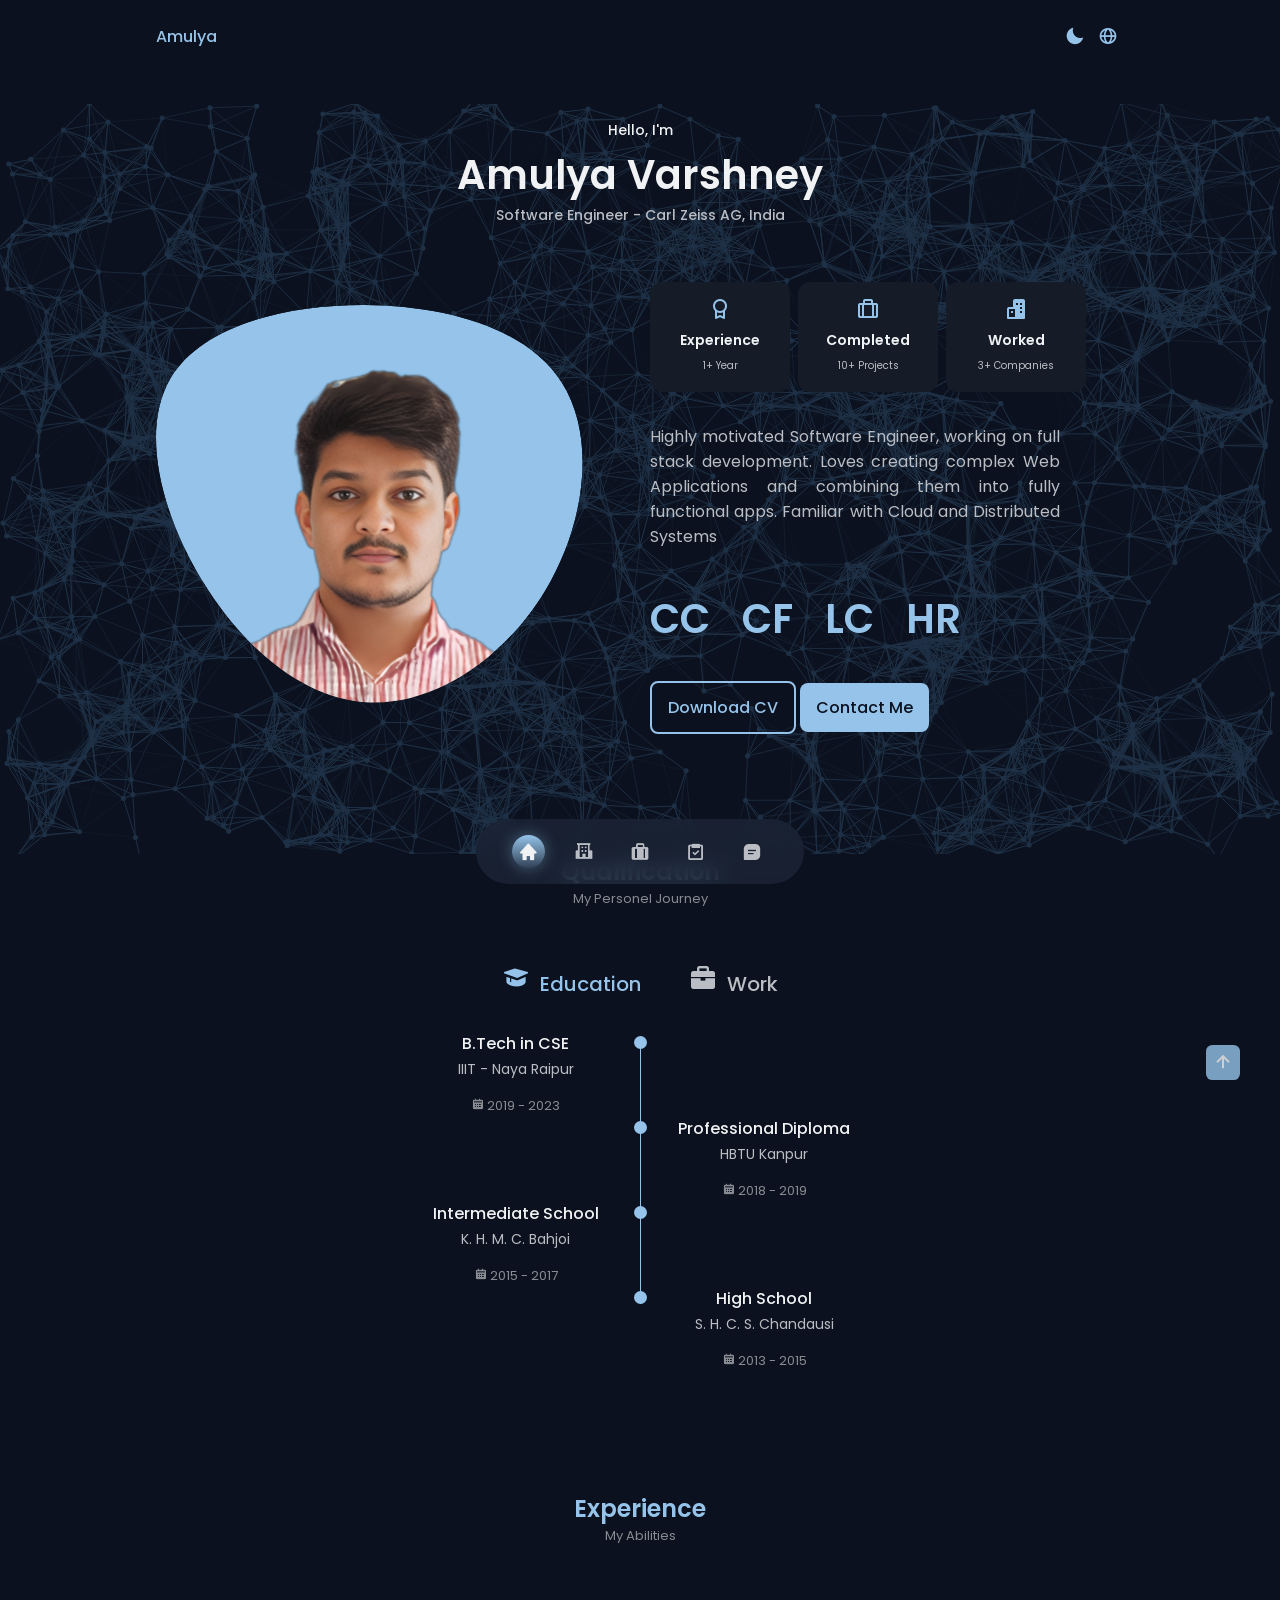
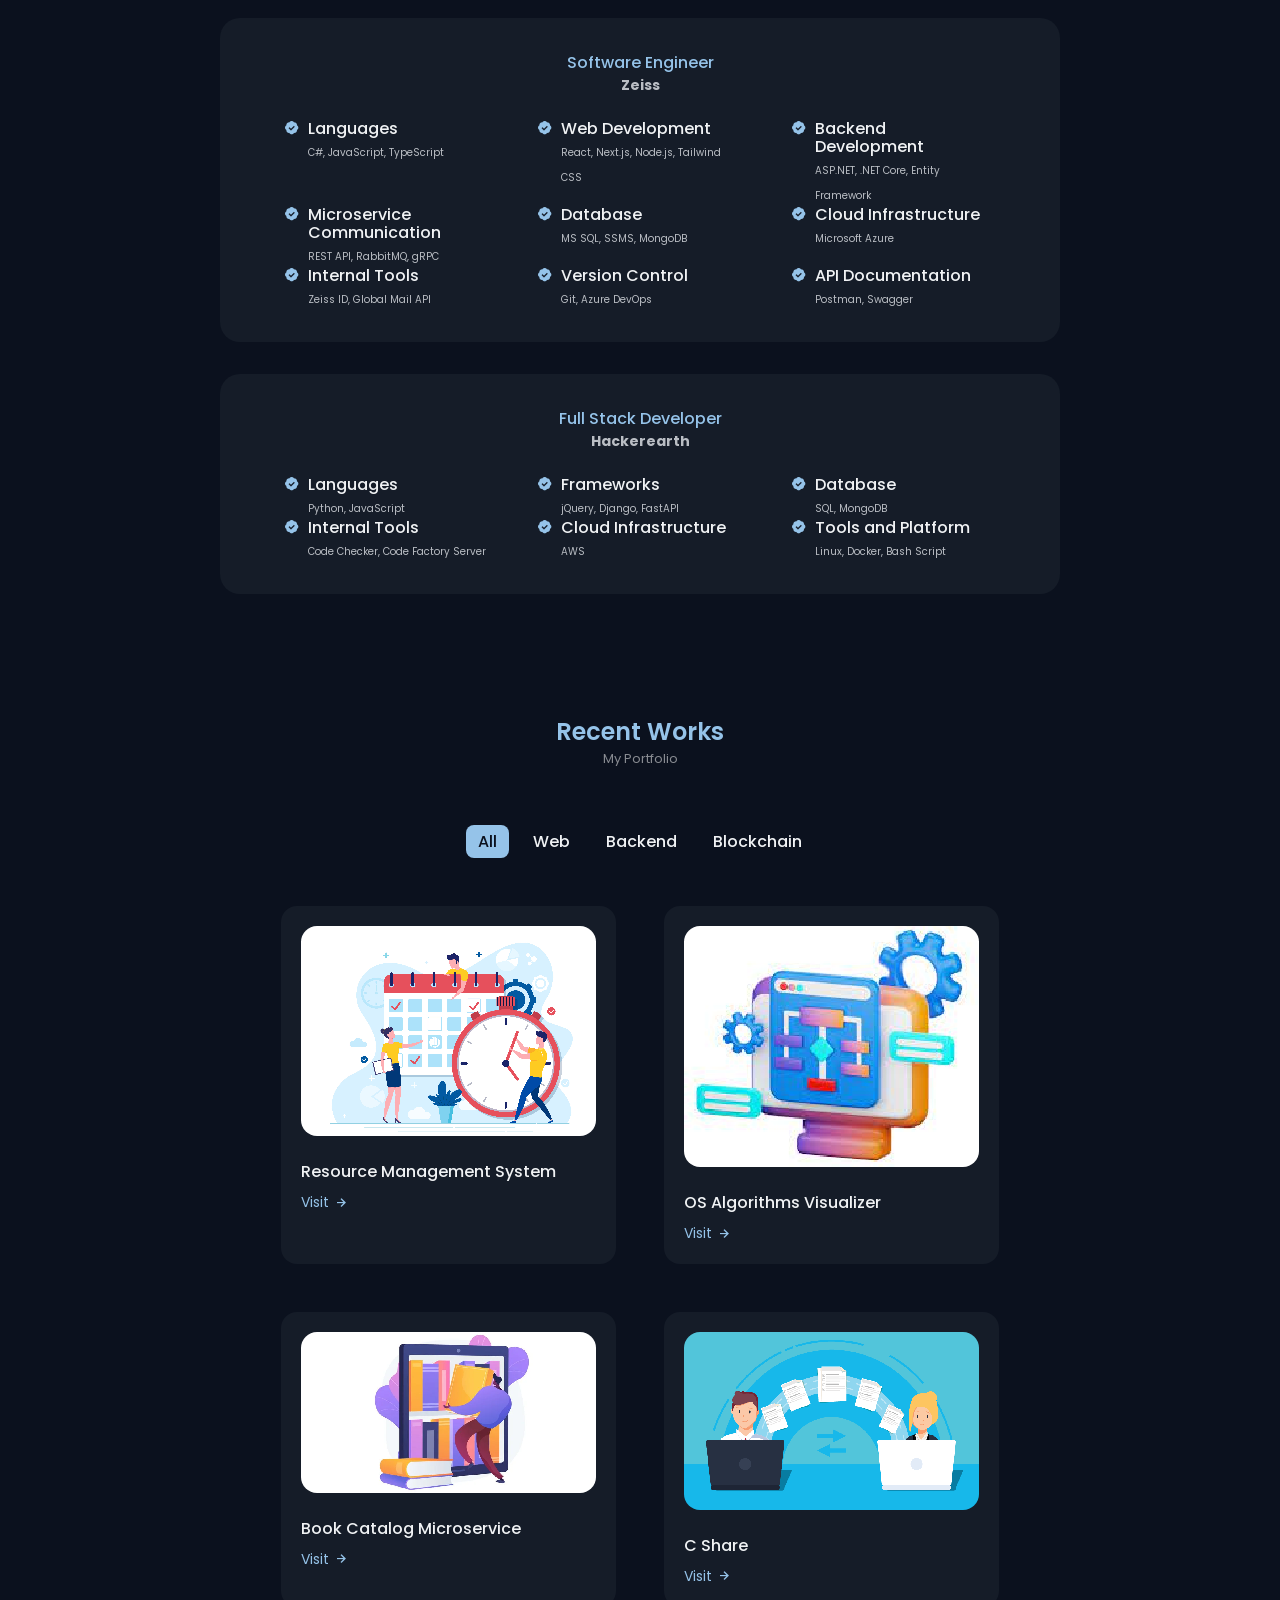
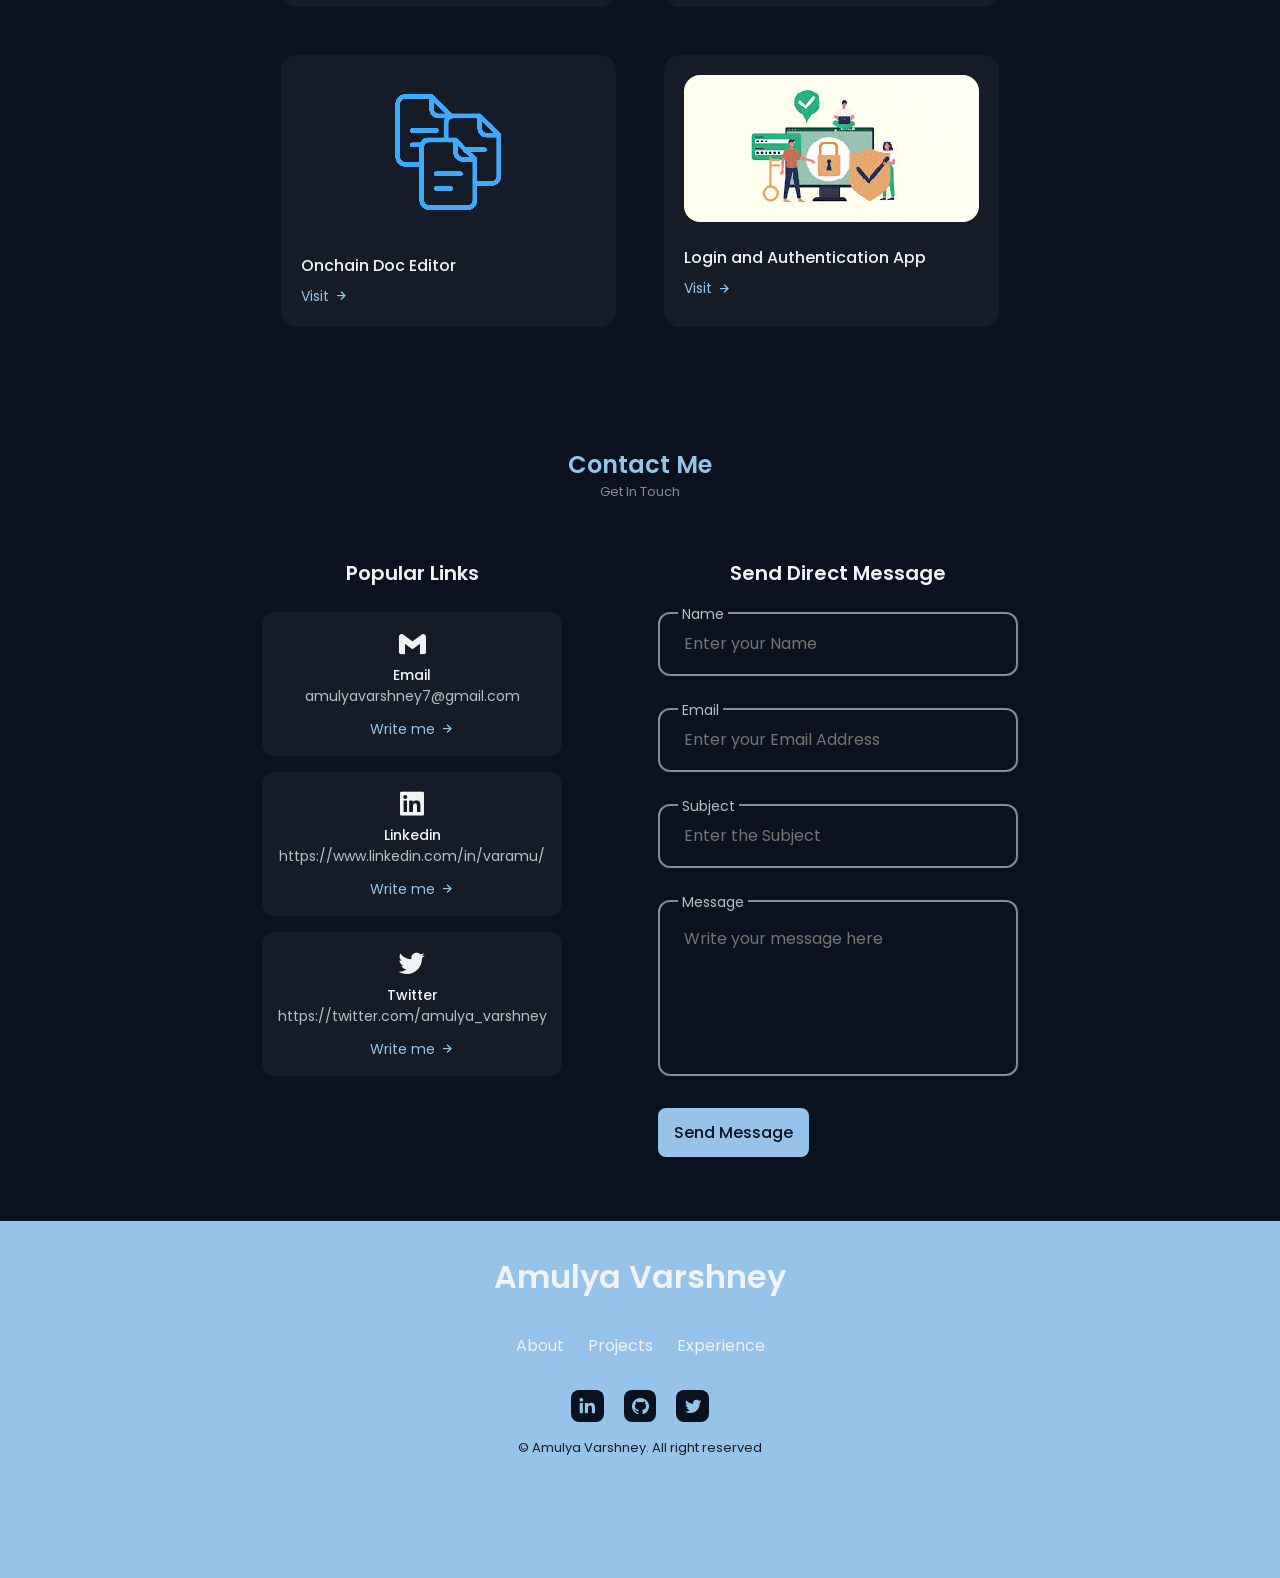
<file: index.html>
<!DOCTYPE html>
<html lang="en">

<head>
    <meta charset="UTF-8">
    <meta name="viewport" content="width=device-width, initial-scale=1.0">

    <!--------------------- FAVICON --------------------->
    <link rel="shortcut icon" href="assets/img/logo.ico" type="image/x-icon">

    <!--------------------- BOXICONS --------------------->
    <link href='./external/boxicons-2.1.1/css/boxicons.css' rel='stylesheet'>


    <!--------------------- SWIPER CSS --------------------->
    <link rel="stylesheet" href="./external/css/swiper-bundle.css">
    <!-- <link
        rel="stylesheet"
        href="https://cdn.jsdelivr.net/npm/swiper@11/swiper-bundle.min.css"
    /> -->

    <!--------------------- CSS --------------------->
    <link rel="stylesheet" href="./assets/css/styles.css">

    <title>Amulya Varshney</title>
</head>

<body class="noselect">

    <!--#region HEADER-->
    <header class="header" id="header">
        <nav class="nav container">
            <a href="https://github.com/amulyavarshney" class="nav__logo">Amulya</a>
            <div class="nav__menu">
                <ul class="nav__list">
                    <li class="nav__item">
                        <a href="#home" class="nav__link active-link">
                            <i class='bx bxs-home'></i>
                        </a>
                    </li>
                    <!-- <li class="nav__item">
                        <a href="#about" class="nav__link">
                            <i class='bx bxs-user' ></i>
                        </a>
                    </li> -->
                    <!-- <li class="nav__item">
                        <a href="#skills" class="nav__link">
                            <i class='bx bxs-book-open'></i>
                        </a>
                    </li> -->
                    <li class="nav__item">
                        <a href="#qualifications" class="nav__link">
                            <i class='bx bxs-school'></i>
                        </a>
                    </li>
                    <li class="nav__item">
                        <a href="#experiences" class="nav__link">
                            <i class='bx bxs-briefcase-alt'></i>
                        </a>
                    </li>
                    <li class="nav__item">
                        <a href="#works" class="nav__link">
                            <i class='bx bx-task'></i>
                        </a>
                    </li>
                    <!-- <li class="nav__item">
                        <a href="#blogs" class="nav__link">
                            <i class='bx bxs-bookmark'></i>
                        </a>
                    </li> -->
                    <li class="nav__item">
                        <a href="#contact" class="nav__link">
                            <i class='bx bxs-message-square-detail'></i>
                        </a>
                    </li>
                </ul>
            </div>

            <!-- Theme change button -->
            <div class="nav__buttons">
                <i class='bx bxs-moon change-theme' id="theme-button"></i>
                <i class='bx bx-globe change-theme' id="language-button"></i>
            </div>
        </nav>
    </header>
    <!--endregion-->

    <!--#region MAIN-->
    <main class="main">

        <!--#region HOME-->
        <section class="home section" id="home">

            <canvas id="canvas"></canvas>
            <div class="home__container container grid">
                <div class="home__data">
                    <span class="home__greeting">Hello, I'm</span>
                    <h1 class="home__name">Amulya Varshney</h1>
                    <h3 class="home__role">Software Engineer - Carl Zeiss AG, India</h3>

                    <!-- <div class="home__buttons">
                        <a download="" href="./assets/pdf/AmulyaVarshney.pdf" class="button button--ghost">
                            Download CV
                        </a>
                        <a href="#about" class="button">About me</a>
                    </div> -->
                </div>

                <!-- <div class="home__handle">
                    <img src="./assets/img/profile.png" alt="" class="home__img">
                </div> -->

                <!-- <div class="home__social">
                    <a href="https://www.linkedin.com/in/varamu/" target="_blank" class="home__social-link">
                        <i class='bx bxl-linkedin-square'></i>
                    </a>
                    <a href="https://github.com/amulyavarshney" target="_blank" class="home__social-link">
                        <i class='bx bxl-github'></i>
                    </a>
                    <a href="https://twitter.com/amulya_varshney" target="_blank" class="home__social-link">
                        <i class='bx bxl-twitter'></i>
                    </a>
                </div> -->

                <!-- <a href="#about" class="home__scroll">
                    <i class='bx bx-mouse home__scroll-icon'></i>
                    <span class="home__scroll-name">Scroll Down</span>
                </a> -->
            </div>

            <!-- NEW SUB-SECTION FROM ABOUT -->
            <div class="home__container about__container container grid">
                <div class="home-img">
                    <svg class="home-blob" viewBox="0 0 200 187" xmlns="http://www.w3.org/2000/svg"
                        xmlns:xlink="http://www.w3.org/1999/xlink">
                        <mask id="mask0" mask-type="alpha">
                            <path d="M190.312 36.4879C206.582 62.1187 201.309 102.826 182.328 134.186C163.346 165.547 
                            130.807 187.559 100.226 186.353C69.6454 185.297 41.0228 161.023 21.7403 129.362C2.45775 
                            97.8511 -7.48481 59.1033 6.67581 34.5279C20.9871 10.1032 59.7028 -0.149132 97.9666 
                            0.00163737C136.23 0.303176 174.193 10.857 190.312 36.4879Z" />
                        </mask>
                        <g mask="url(#mask0)">
                            <path d="M190.312 36.4879C206.582 62.1187 201.309 102.826 182.328 134.186C163.346 
                            165.547 130.807 187.559 100.226 186.353C69.6454 185.297 41.0228 161.023 21.7403 
                            129.362C2.45775 97.8511 -7.48481 59.1033 6.67581 34.5279C20.9871 10.1032 59.7028 
                            -0.149132 97.9666 0.00163737C136.23 0.303176 174.193 10.857 190.312 36.4879Z" />
                            <image class="home-blob-img" x='12' y='12' xlink:href="./assets/img/about.png" />
                        </g>
                    </svg>
                </div>

                <div class="about__data">
                    <div class="about__info">
                        <div class="about__box">
                            <i class='bx bx-award about__icon'></i>
                            <h3 class="about__title">Experience</h3>
                            <span class="about__subtitle">1+ Years</span>
                        </div>
                        <div class="about__box">
                            <i class='bx bx-briefcase-alt about__icon'></i>
                            <h3 class="about__title">Completed</h3>
                            <span class="about__subtitle">10+ Projects</span>
                        </div>
                        <div class="about__box">
                            <i class='bx bxs-buildings about__icon'></i>
                            <h3 class="about__title">Worked</h3>
                            <span class="about__subtitle">3+ Companies</span>
                        </div>
                    </div>

                    <p class="about__description">
                    </p>

                    <ul class="about__links">
                        <li><a class="about__items" href="https://www.codechef.com/users/varamu" target="_blank">CC</a></li>
                        <li><a class="about__items" href="https://codeforces.com/profile/VarAmu" target="_blank">CF</a></li>
                        <li><a class="about__items" href="https://leetcode.com/VarAmu/" target="_blank">LC</a></li>
                        <li><a class="about__items" href="https://www.hackerrank.com/elite_player" target="_blank">HR</a></li>
                    </ul>

                    <a download="" href="./assets/pdf/Amulya_Varshney.pdf" class="button button--ghost">
                        Download CV <i class='bx bxs-download'></i>
                    </a>

                    <a href="#contact" class="button">Contact Me</a>
                </div>
            </div>
        </section>
        <!--END SUB-SECTION-->

        <!-- SKILLS -->
        <!-- <section class="skills section" id="skills">
            <h2 class="section__title">Skills</h2>
            <span class="section__subtitle">My Technical level</span>

            <div class="skills-container container grid">
                <div>
                    <div class="skills-container-content skills-open">

                        <div class="skills-container-header">
                            <i class="bx bx-code-alt skills-icon"></i>
                            <div>
                                <h1 class="skills-title">Programming Languages</h1>
                                <span class="skills-subtitle">More than 5 years</span>
                            </div>
                            <i class="bx bxs-chevron-down skills-arrow"></i>
                        </div>

                        <div class="skills-list grid">

                            <div class="skills-data">
                                <div class="skills-titles">
                                    <h3 class="skills-name">Python</h3>
                                    <span class="skills-number">90%</span>
                                </div>
                                <div class="skills-bar">
                                    <span class="skills-percentage" style="width: 90%;"></span>
                                </div>
                            </div>

                            <div class="skills-data">
                                <div class="skills-titles">
                                    <h3 class="skills-name">C#</h3>
                                    <span class="skills-number">85%</span>
                                </div>
                                <div class="skills-bar">
                                    <span class="skills-percentage" style="width: 85%;"></span>
                                </div>
                            </div>

                            <div class="skills-data">
                                <div class="skills-titles">
                                    <h3 class="skills-name">c/C++</h3>
                                    <span class="skills-number">75%</span>
                                </div>
                                <div class="skills-bar">
                                    <span class="skills-percentage" style="width: 75%;"></span>
                                </div>
                            </div>

                            <div class="skills-data">
                                <div class="skills-titles">
                                    <h3 class="skills-name">JavaScript/TypeScript</h3>
                                    <span class="skills-number">80%</span>
                                </div>
                                <div class="skills-bar">
                                    <span class="skills-percentage" style="width: 80%;"></span>
                                </div>
                            </div>

                            <div class="skills-data">
                                <div class="skills-titles">
                                    <h3 class="skills-name">Java</h3>
                                    <span class="skills-number">70%</span>
                                </div>
                                <div class="skills-bar">
                                    <span class="skills-percentage" style="width: 70%;"></span>
                                </div>
                            </div>

                        </div>

                        <div class="skills-container-content skills-close">

                            <div class="skills-container-header">
                                <i class="bx bxs-server skills-icon"></i>
                                <div>
                                    <h1 class="skills-title">Back-End Developer</h1>
                                    <span class="skills-subtitle">More than 2 years</span>
                                </div>
                                <i class="bx bxs-chevron-down skills-arrow"></i>
                            </div>

                            <div class="skills-list grid">

                                <div class="skills-data">
                                    <div class="skills-titles">
                                        <h3 class="skills-name">PHP</h3>
                                        <span class="skills-number">80%</span>
                                    </div>
                                    <div class="skills-bar">
                                        <span class="skills-percentage skills-php"></span>
                                    </div>
                                </div>

                                <div class="skills-data">
                                    <div class="skills-titles">
                                        <h3 class="skills-name">Node Js</h3>
                                        <span class="skills-number">70%</span>
                                    </div>
                                    <div class="skills-bar">
                                        <span class="skills-percentage skills-node"></span>
                                    </div>
                                </div>

                                <div class="skills-data">
                                    <div class="skills-titles">
                                        <h3 class="skills-name">FireBase</h3>
                                        <span class="skills-number">90%</span>
                                    </div>
                                    <div class="skills-bar">
                                        <span class="skills-percentage skills-firebase"></span>
                                    </div>
                                </div>

                                <div class="skills-data">
                                    <div class="skills-titles">
                                        <h3 class="skills-name">Python</h3>
                                        <span class="skills-number">55%</span>
                                    </div>
                                    <div class="skills-bar">
                                        <span class="skills-percentage skills-python"></span>
                                    </div>
                                </div>

                            </div>

                        </div>

                    </div>

                    <div>
                        <div class="skills-container-content skills-close">

                            <div class="skills-container-header">
                                <i class="bx bxs-book-reader skills-icon"></i>
                                <div>
                                    <h1 class="skills-title">Frontend Development</h1>
                                    <span class="skills-subtitle">More than 1 year</span>
                                </div>
                                <i class="bx bxs-chevron-down skills-arrow"></i>
                            </div>

                            <div class="skills-list grid">

                                <div class="skills-data">
                                    <div class="skills-titles">
                                        <h3 class="skills-name">Figma</h3>
                                        <span class="skills-number">90%</span>
                                    </div>
                                    <div class="skills-bar">
                                        <span class="skills-percentage skills-figma"></span>
                                    </div>
                                </div>

                                <div class="skills-data">
                                    <div class="skills-titles">
                                        <h3 class="skills-name">Sketch</h3>
                                        <span class="skills-number">85%</span>
                                    </div>
                                    <div class="skills-bar">
                                        <span class="skills-percentage skills-sketch"></span>
                                    </div>
                                </div>

                                <div class="skills-data">
                                    <div class="skills-titles">
                                        <h3 class="skills-name">Photoshop</h3>
                                        <span class="skills-number">85%</span>
                                    </div>
                                    <div class="skills-bar">
                                        <span class="skills-percentage skills-ps"></span>
                                    </div>
                                </div>

                            </div>

                        </div>
                    </div>

                </div>
        </section> -->
        <!--END SUB-SECTION-->

        <!-- QUALIFICATION -->
        <section class="qualification section" id="qualifications">
            <h2 class="section__title">Qualification</h2>
            <span class="section__subtitle">My Personel Journey</span>

            <div class="qualification-container container">
                <div class="qualification-tabs">
                    <div class="qualification-tabs-button button-flex qualification-active" data-target="#education">
                        <i class="bx bxs-graduation qualification-icon"></i>
                        Education
                    </div>
                    <div class="qualification-tabs-button button-flex" data-target="#work">
                        <i class="bx bxs-briefcase qualification-icon"></i>
                        Work
                    </div>
                </div>
                <div class="qualification-sections">
                    <!-- QUALIFICATION CONTENT 1 -->
                    <div class="qualification-content qualification-active" data-content id="education">
                        <!-- QUALIFICATION 1 -->
                        <div class="qualification-data">
                            <div class="qualification-data-alt">
                                <h3 class="qualification-title">B.Tech in CSE</h3>
                                <span class="qualification-subtitle">IIIT - Naya Raipur</span>
                                <div class="qualification-calendar">
                                    <i class="bx bxs-calendar"></i>
                                    2019 - 2023
                                </div>
                            </div>
                            <div>
                                <span class="qualification-rounder"></span>
                                <span class="qualification-line"></span>
                            </div>
                        </div>
                        <!-- QUALIFICATION 2 -->
                        <div class="qualification-data">
                            <div></div>

                            <div>
                                <span class="qualification-rounder"></span>
                                <span class="qualification-line"></span>
                            </div>

                            <div class="qualification-data-alt">
                                <h3 class="qualification-title">Professional Diploma</h3>
                                <span class="qualification-subtitle">HBTU Kanpur</span>
                                <div class="qualification-calendar">
                                    <i class="bx bxs-calendar"></i>
                                    2018 - 2019
                                </div>
                            </div>
                        </div>
                        <!-- QUALIFICATION 3 -->
                        <div class="qualification-data">
                            <div class="qualification-data-alt">
                                <h3 class="qualification-title">Intermediate School</h3>
                                <span class="qualification-subtitle">K. H. M. C. Bahjoi</span>
                                <div class="qualification-calendar">
                                    <i class="bx bxs-calendar"></i>
                                    2015 - 2017
                                </div>
                            </div>
                            <div>
                                <span class="qualification-rounder"></span>
                                <span class="qualification-line"></span>
                            </div>
                        </div>
                        <!-- QUALIFICATION 4 -->
                        <div class="qualification-data">
                            <div></div>

                            <div>
                                <span class="qualification-rounder"></span>
                                <!-- <span class="qualification-line"></span> -->
                            </div>

                            <div class="qualification-data-alt">
                                <h3 class="qualification-title">High School</h3>
                                <span class="qualification-subtitle">S. H. C. S. Chandausi</span>
                                <div class="qualification-calendar">
                                    <i class="bx bxs-calendar"></i>
                                    2013 - 2015
                                </div>
                            </div>
                        </div>
                    </div>

                    <!-- QUALIFICATION CONTENT 2 -->
                    <div class="qualification-content" data-content id="work">
                        <!-- QUALIFICATION 1 -->
                        <div class="qualification-data">
                            <div class="qualification-data-alt">
                                <h3 class="qualification-title">Software Enginner</h3>
                                <span class="qualification-subtitle">Zeiss - India</span>
                                <div class="qualification-calendar">
                                    <i class="bx bxs-calendar"></i>
                                    Jul 2023 - Present
                                </div>
                            </div>
                            <div>
                                <span class="qualification-rounder"></span>
                                <span class="qualification-line"></span>
                            </div>
                        </div>
                        <!-- QUALIFICATION 2 -->
                        <div class="qualification-data">
                            <div></div>

                            <div>
                                <span class="qualification-rounder"></span>
                                <span class="qualification-line"></span>
                            </div>

                            <div class="qualification-data-alt">
                                <h3 class="qualification-title">Software Engineer Intern</h3>
                                <span class="qualification-subtitle">Zeiss - India</span>
                                <div class="qualification-calendar">
                                    <i class="bx bxs-calendar"></i>
                                    Jan 2023 - Jun 2023
                                </div>
                            </div>
                        </div>
                        <!-- QUALIFICATION 3 -->
                        <div class="qualification-data">
                            <div class="qualification-data-alt">
                                <h3 class="qualification-title">Full Stack Developer Intern</h3>
                                <span class="qualification-subtitle">Hackerearth - India</span>
                                <div class="qualification-calendar">
                                    <i class="bx bxs-calendar"></i>
                                    Mar 2022 - Dec 2022
                                </div>
                            </div>
                            <div>
                                <span class="qualification-rounder"></span>
                                <span class="qualification-line"></span>
                            </div>
                        </div>
                        <!-- QUALIFICATION 4 -->
                        <div class="qualification-data">
                            <div></div>

                            <div>
                                <span class="qualification-rounder"></span>
                                <span class="qualification-line"></span>
                            </div>

                            <div class="qualification-data-alt">
                                <h3 class="qualification-title">R&D Intern</h3>
                                <span class="qualification-subtitle">Samsung R&D Institute (SRI-B)</span>
                                <div class="qualification-calendar">
                                    <i class="bx bxs-calendar"></i>
                                    Aug 2021 - Feb 2022
                                </div>
                            </div>
                        </div>
                        <!-- QUALIFICATION 5 -->
                        <div class="qualification-data">
                            <div class="qualification-data-alt">
                                <h3 class="qualification-title">SDE Intern</h3>
                                <span class="qualification-subtitle">DataChannel - India</span>
                                <div class="qualification-calendar">
                                    <i class="bx bxs-calendar"></i>
                                    Mar 2021 - Jun 2021
                                </div>
                            </div>
                            <div>
                                <span class="qualification-rounder"></span>
                                <!-- <span class="qualification-line"></span> -->
                            </div>
                        </div>
                    </div>
                </div>
            </div>
        </section>
        <!--END SUB-SECTION-->

        <!--#region EXPERIENCES-->
        <section class="experiences section" id="experiences">
            <h2 class="section__title">Experience</h2>
            <span class="section__subtitle">My abilities</span>

            <div class="experiences__container container grid">
                <div class="experiences__content">
                    <h3 class="experiences__title">Software Engineer</h3>
                    <h5 class="experiences__subtitle">Zeiss - India</h5>
                    <div class="experiences__box">
                        <div class="experiences__data">
                            <i class='bx bxs-badge-check'></i>
                            <div>
                                <h3 class="experiences__name">Languages</h3>
                                <span class="experiences__level">C#, JavaScript, TypeScript</span>
                            </div>
                        </div>

                        <div class="experiences__data">
                            <i class='bx bxs-badge-check'></i>
                            <div>
                                <h3 class="experiences__name">Web Development</h3>
                                <span class="experiences__level">React, Next.js, Node.js, Tailwind CSS</span>
                            </div>
                        </div>

                        <div class="experiences__data">
                            <i class='bx bxs-badge-check'></i>
                            <div>
                                <h3 class="experiences__name">Backend Development</h3>
                                <span class="experiences__level">ASP.NET, .NET Core, Entity Framework<span>
                            </div>
                        </div>
                        <div class="experiences__data">
                            <i class='bx bxs-badge-check'></i>
                            <div>
                                <h3 class="experiences__name">Microservice Communication</h3>
                                <span class="experiences__level">REST API, RabbitMQ, gRPC<span>
                            </div>
                        </div>

                        <div class="experiences__data">
                            <i class='bx bxs-badge-check'></i>
                            <div>
                                <h3 class="experiences__name">Database</h3>
                                <span class="experiences__level">MS SQL, SSMS, MongoDB</span>
                            </div>
                        </div>

                        <div class="experiences__data">
                            <i class='bx bxs-badge-check'></i>
                            <div>
                                <h3 class="experiences__name">Cloud Infrastructure</h3>
                                <span class="experiences__level">Microsoft Azure</span>
                            </div>
                        </div>
                        <div class="experiences__data">
                            <i class='bx bxs-badge-check'></i>
                            <div>
                                <h3 class="experiences__name">Internal Tools</h3>
                                <span class="experiences__level">Zeiss ID, Global Mail API<span>
                            </div>
                        </div>

                        <div class="experiences__data">
                            <i class='bx bxs-badge-check'></i>
                            <div>
                                <h3 class="experiences__name">Version Control</h3>
                                <span class="experiences__level">Git, Azure DevOps</span>
                            </div>
                        </div>

                        <div class="experiences__data">
                            <i class='bx bxs-badge-check'></i>
                            <div>
                                <h3 class="experiences__name">API Documentation</h3>
                                <span class="experiences__level">Postman, Swagger</span>
                            </div>
                        </div>
                    </div>
                </div>
                <div class="experiences__content">
                    <h3 class="experiences__title">Full Stack Developer</h3>
                    <h5 class="experiences__subtitle">Hackerearth</h5>
                    <div class="experiences__box">
                            <div class="experiences__data">
                                <i class='bx bxs-badge-check'></i>
                                <div>
                                    <h3 class="experiences__name">Languages</h3>
                                    <span class="experiences__level">Python, JavaScript</span>
                                </div>
                            </div>

                            <div class="experiences__data">
                                <i class='bx bxs-badge-check'></i>
                                <div>
                                    <h3 class="experiences__name">Frameworks</h3>
                                    <span class="experiences__level">jQuery, Django, FastAPI</span>
                                </div>
                            </div>
                            <div class="experiences__data">
                                <i class='bx bxs-badge-check'></i>
                                <div>
                                    <h3 class="experiences__name">Database</h3>
                                    <span class="experiences__level">SQL, MongoDB<span>
                                </div>
                            </div>

                            <div class="experiences__data">
                                <i class='bx bxs-badge-check'></i>
                                <div>
                                    <h3 class="experiences__name">Internal Tools</h3>
                                    <span class="experiences__level">Code Checker, Code Factory Server</span>
                                </div>
                            </div>
                            <div class="experiences__data">
                                <i class='bx bxs-badge-check'></i>
                                <div>
                                    <h3 class="experiences__name">Cloud Infrastructure</h3>
                                    <span class="experiences__level">AWS<span>
                                </div>
                            </div>

                            <div class="experiences__data">
                                <i class='bx bxs-badge-check'></i>
                                <div>
                                    <h3 class="experiences__name">Tools and Platform</h3>
                                    <span class="experiences__level">Linux, Docker, Bash Script</span>
                                </div>
                            </div>
                    </div>
                </div>
            </div>
        </section>
        <!--endregion-->

        <!-- #region SERVICES -->
        <!-- <section class="services section">

            <span class="section__subtitle">My Service</span>
            <h2 class="section__title">What I Offer</h2>

            <div class="services__container container grid">
                <div class="services__card">
                    <h3 class="services__title"></h3>

                    <span class="services__button">
                        See more <i class="bx bx-right-arrow-alt services__icon"></i>
                    </span>

                    <div class="services__modal">
                        <div class="services__modal-content">
                            <i class="bx bx-x services__modal-close"></i>

                            <h3 class="services__modal-title">kkok</h3>
                            <p class="services__modal-description">
                                dfjsijfiosfsdhf dhifhosihdfhs
                            </p>

                            <ul class="services__modal-list">
                                <li class="services__modal-item">
                                    <i class="bx bx-check services__modal-icon"></i>
                                    <p class="services__modal-info">
                                        kdgkokdfog
                                    </p>
                                </li>

                                <li class="services__modal-item">
                                    <i class="bx bx-check services__modal-icon"></i>
                                    <p class="services__modal-info">
                                        kdgkokdfog
                                    </p>
                                </li>

                                <li class="services__modal-item">
                                    <i class="bx bx-check services__modal-icon"></i>
                                    <p class="services__modal-info">
                                        kdgkokdfog
                                    </p>
                                </li>
                            </ul>
                        </div>
                    </div>
                </div>

                <div class="services__card">
                    <h3 class="services__title"></h3>

                    <span class="services__button">
                        See more <i class="bx bx-right-arrow-alt services__icon"></i>
                    </span>
                </div>

                <div class="services__card">
                    <h3 class="services__title"></h3>

                    <span class="services__button">
                        See more <i class="bx bx-right-arrow-alt services__icon"></i>
                    </span>
                </div>
            </div>
        </section> -->
        <!--endregion -->

        <!--#region WORK -->
        <section class="work section" id="works">
            <h2 class="section__title">Recent Works</h2>
            <span class="section__subtitle">My Portfolio</span>

            <div class="work__filters">
                <span class="work__item active-work" data-filter='all'>All</span>
                <span class="work__item" data-filter='.web'>Web</span>
                <span class="work__item" data-filter='.backend'>Backend</span>
                <span class="work__item" data-filter='.blockchain'>Blockchain</span>
            </div>

            <div class="work__container container grid">

                <div class="work__card mix web">
                    <img id="resource_management" src="./assets/img/work1-d.png" alt="" class="work__img">
                    <h3 class="work__title">Resource Management System</h3>
                    <a href="https://rms-portal.azurewebsites.net"
                        target="_blank" class="work__button">
                        Visit <i class="bx bx-right-arrow-alt work__icon"></i>
                    </a>
                </div>

                <div class="work__card mix web">
                    <img id="os_algorithm_simulator" src="./assets/img/work5-d.png" alt="" class="work__img">
                    <h3 class="work__title">OS Algorithms Visualizer</h3>
                    <a href="https://github.com/amulyavarshney/OS-Algorithm-Visualizer"
                        target="_blank" class="work__button">
                        Visit <i class="bx bx-right-arrow-alt work__icon"></i>
                    </a>
                </div>

                <div class="work__card mix backend">
                    <img id="Book_Catalog" src="./assets/img/work2-d.png" alt="" class="work__img">
                    <h3 class="work__title">Book Catalog Microservice</h3>
                    <a href="https://github.com/amulyavarshney/AspNetCore6.Microservices.BookCatalog"
                        target="_blank" class="work__button">
                        Visit <i class="bx bx-right-arrow-alt work__icon"></i>
                    </a>
                </div>

                <div class="work__card mix web">
                    <img id="C_Share" src="./assets/img/work3-d.png" alt="" class="work__img">
                    <h3 class="work__title">C Share</h3>
                    <a href="https://github.com/amulyavarshney/C-Share"
                        target="_blank" class="work__button">
                        Visit <i class="bx bx-right-arrow-alt work__icon"></i>
                    </a>
                </div>

                <div class="work__card mix blockchain">
                    <img id="onchain_doc_editor" src="./assets/img/work7-d.png" alt="" class="work__img">
                    <h3 class="work__title">Onchain Doc Editor</h3>
                    <a href="https://github.com/amulyavarshney/Dynamic-Storage-Auditing-In-Blockchain" target="_blank" class="work__button">
                        Visit <i class="bx bx-right-arrow-alt work__icon"></i>
                    </a>
                </div>

                <div class="work__card mix web">
                    <img id="music_visualizer" src="./assets/img/work4-d.png" alt="" class="work__img">
                    <h3 class="work__title">Login and Authentication App</h3>
                    <a href="https://github.com/amulyavarshney/Authentication-Page"
                        target="_blank" class="work__button">
                        Visit <i class="bx bx-right-arrow-alt work__icon"></i>
                    </a>
                </div>
            </div>
        </section>
        <!--endregion-->

        <!--#region BLOGS -->
        <!-- <section class="blog section" id="blogs">
            <h2 class="section__title">Blogs</h2>
            <span class="section__subtitle">Most Recent Work</span>

            <div class="portfolio-container container swiper">
                <div class="swiper-wrapper">

                    <div class="portfolio-content grid swiper-slide">
                        <img src="assets/img/portfolio1.jpg" alt="Portfolio" class="portfolio-img">
                        <div class="portfolio-data">
                            <h3 class="portfolio-title">Modern Website</h3>
                            <p class="portfolio-description">Website adaptable to all devices, with ui components and
                                animated interactions.</p>
                            <a href="#" class="button button-flex button-small portfolio-button">
                                Read <i class="bx bx-right-arrow-alt button-icon"></i>
                            </a>
                        </div>
                    </div>

                    <div class="portfolio-content grid swiper-slide">
                        <img src="assets/img/portfolio2.jpg" alt="Portfolio" class="portfolio-img">
                        <div class="portfolio-data">
                            <h3 class="portfolio-title">Brand Design</h3>
                            <p class="portfolio-description">Website adaptable to all devices, with ui components and
                                animated interactions.</p>
                            <a href="#" class="button button-flex button-small portfolio-button">
                                Read <i class="bx bx-right-arrow-alt button-icon"></i>
                            </a>
                        </div>
                    </div>

                    <div class="portfolio-content grid swiper-slide">
                        <img src="assets/img/portfolio3.jpg" alt="Portfolio" class="portfolio-img">
                        <div class="portfolio-data">
                            <h3 class="portfolio-title">Online Store</h3>
                            <p class="portfolio-description">Website adaptable to all devices, with ui components and
                                animated interactions.</p>
                            <a href="#" class="button button-flex button-small portfolio-button">
                                Read <i class="bx bx-right-arrow-alt button-icon"></i>
                            </a>
                        </div>
                    </div>
                </div>

                <div class="swiper-button-next">
                    <i class='bx bxs-chevron-right bx-fade-left swiper-portfolio-icon'></i>
                </div>
                <div class="swiper-button-prev">
                    <i class='bx bxs-chevron-left bx-fade-right swiper-portfolio-icon'></i>
                </div>

                <div class="swiper-pagination"></div>
            </div>
        </section> -->
        <!--endregion-->

        <!--#region TESTIMONIALS -->
        <!-- <section class="testimonial section">
            <h2 class="section__title">Testimonial</h2>
            <span class="section__subtitle">My Client</span>

            <div class="testimonial__container container swiper">
                <div class="swiper-wrapper">
                    <div class="testimonial__card swiper-slide">
                        <img src="./assets/img/testimonial1.png" alt="" class="testimonial__img">
                        <h3 class="testimonial__name">none</h3>
                        <p class="testimonial__description">
                            none
                        </p>
                    </div>

                    <div class="testimonial__card swiper-slide">
                        <img src="./assets/img/testimonial2.png" alt="" class="testimonial__img">
                        <h3 class="testimonial__name">none</h3>
                        <p class="testimonial__description">
                            none
                        </p>
                    </div>

                    <div class="testimonial__card swiper-slide">
                        <img src="./assets/img/testimonial3.png" alt="" class="testimonial__img">
                        <h3 class="testimonial__name">none</h3>
                        <p class="testimonial__description">
                            none
                        </p>
                    </div>
                </div>
                <div class="swiper-pagination"></div>
            </div>
        </section> -->
        <!--endregion-->

        <!--#region CONTACT -->
        <section class="contact section" id="contact">
            <h2 class="section__title">Contact Me</h2>
            <span class="section__subtitle">Get in touch</span>

            <div class="contact__container container grid">
                <div class="contact__content">
                    <h3 class="contact__title">Popular Links</h3>

                    <div class="contact__info">
                        <div class="contact__card">
                            <i class="bx bxl-gmail contact__card-icon"></i>
                            <h3 class="contact__card-title">Email</h3>
                            <span class="contact__card-data">amulyavarshney7@gmail.com</span>

                            <a href="mailto:amulyavarshney7@gmail.com" target="_blank" class="contact__button">
                                Write me <i class="bx bx-right-arrow-alt contact__button-icon"></i>
                            </a>
                        </div>

                        <div class="contact__card">
                            <i class='bx bxl-linkedin-square contact__card-icon'></i>
                            <h3 class="contact__card-title">Linkedin</h3>
                            <span class="contact__card-data">https://www.linkedin.com/in/varamu/</span>

                            <a href="https://www.linkedin.com/in/varamu/" target="_blank" class="contact__button">
                                Write me <i class="bx bx-right-arrow-alt contact__button-icon"></i>
                            </a>
                        </div>

                        <div class="contact__card">
                            <i class="bx bxl-twitter contact__card-icon"></i>
                            <h3 class="contact__card-title">Twitter</h3>
                            <span class="contact__card-data">https://twitter.com/amulya_varshney</span>

                            <a href="https://twitter.com/amulya_varshney" target="_blank" class="contact__button"
                                aria-current="page">
                                Write <i class="bx bx-right-arrow-alt contact__button-icon"></i>
                            </a>
                        </div>
                    </div>
                </div>

                <div class="contact__content">
                    <h3 class="contact__title">Send Direct Message</h3>

                    <form class="contact__form">
                        <div class="contact__form-div">
                            <label for="" class="contact__form-tag">Name</label>
                            <input id="client_name" type="text" placeholder="Enter your Name"
                                class="contact__form-input">
                        </div>
                        <div class="contact__form-div">
                            <label for="" class="contact__form-tag">Email Address</label>
                            <input id="client_email" type="email" placeholder="Enter your Email Address"
                                class="contact__form-input">
                        </div>
                        <div class="contact__form-div">
                            <label for="" class="contact__form-tag">Subject</label>
                            <input id="client_subject" type="text" placeholder="Enter the Subject"
                                class="contact__form-input">
                        </div>
                        <div class="contact__form-div contact__form-area">
                            <label for="" class="contact__form-tag">Message</label>
                            <textarea id="client_message" cols="30" rows="10" placeholder="Write your Message here"
                                class="contact__form-input"></textarea>
                        </div>

                        <button type="submit" id="send_email" class="button">Send Message <i
                                class='bx bxl-send'></i></button>
                    </form>
                </div>
            </div>
        </section>
        <!--endregion-->
    </main>
    <!--endregion-->

    <!--#region FOOTER -->
    <footer class="footer">
        <div class="footer__container container">
            <h1 class="footer__title">Amulya Varshney</h1>

            <ul class="footer__list">
                <li>
                    <a href="#about" class="footer__link">About</a>
                </li>
                <li>
                    <a href="#work" class="footer__link">Projects</a>
                </li>
                <li>
                    <a href="#skills" class="footer__link">Experience</a>
                </li>
            </ul>

            <ul class="footer__social">
                <a href="https://www.linkedin.com/in/varamu/" target="_blank" class="footer__social-link">
                    <i class='bx bxl-linkedin'></i>
                </a>

                <a href="https://github.com/amulyavarshney" target="_blank" class="footer__social-link">
                    <i class='bx bxl-github'></i>
                </a>

                <a href="https://twitter.com/amulya_varshney" target="_blank" class="footer__social-link">
                    <i class="bx bxl-twitter"></i>
                </a>
            </ul>

            <span class="footer__copyright">
            </span>
        </div>
    </footer>
    <!--#endregion -->

    <!-- SCROLL TOP -->
    <a href="#" class="scrollup" id="scroll-up">
        <i class="bx bx-up-arrow-alt scrollup-icon"></i>
    </a>

    <!--#region JS -->
    <script src="./external/js/scrollreveal.js"></script>
    <script src="./external/js/swiper-bundle.js"></script>
    <!-- <script src="https://cdn.jsdelivr.net/npm/swiper@11/swiper-bundle.min.js"></script> -->
    <script src="./external/js/mixitup.js"></script>
    <script src="./external/js/jquery-3.6.0.js"></script>
    <script src="./assets/js/main.js"></script>
    <script src="./assets/js/particles.js"></script>
    <!--endregion-->

</body>

</html>
</file>
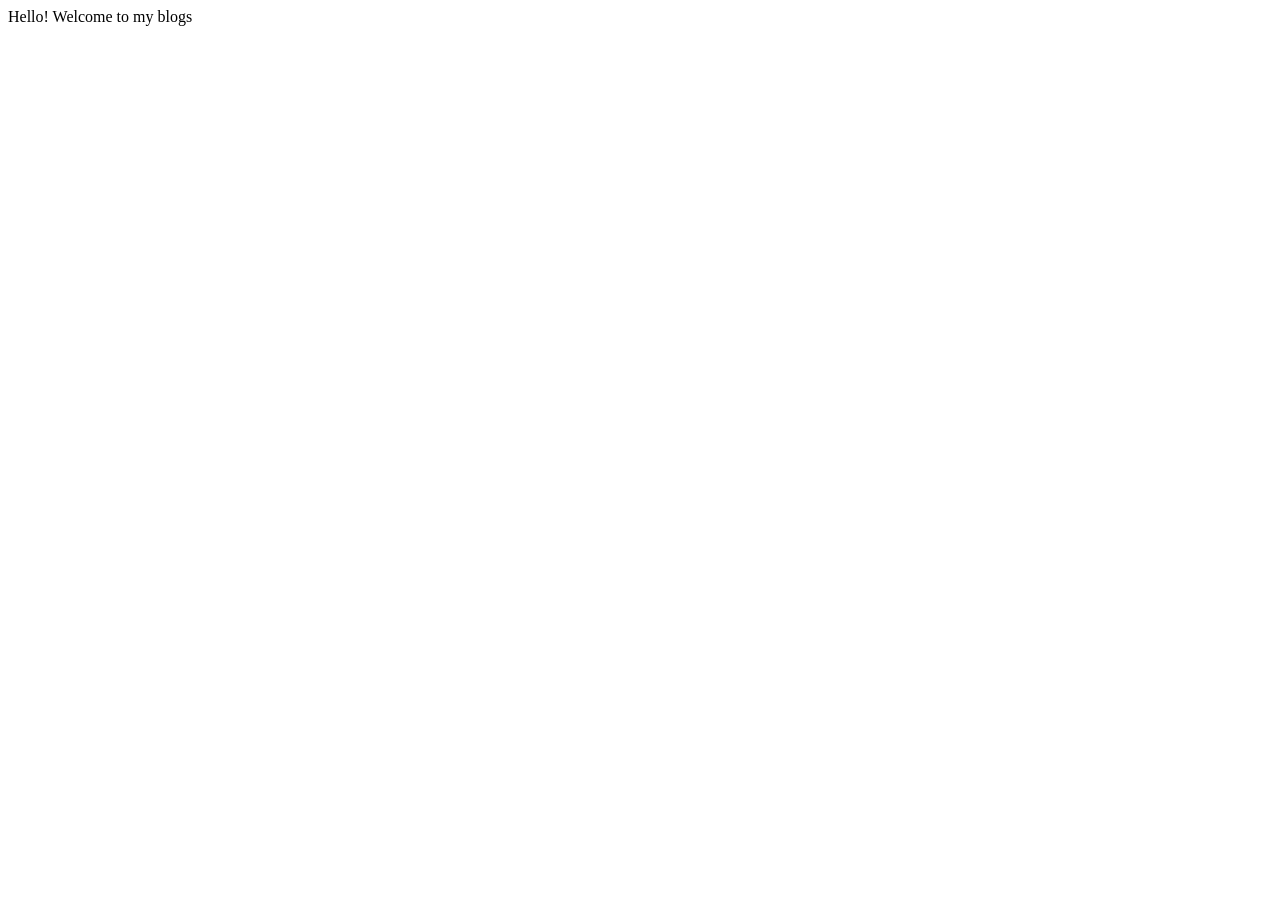
<file: blogs.html>
<!DOCTYPE html>
<html>
  <head>
    <meta charset="UTF-8" />
    <meta name="viewport" content="width=device-width, initial-scale=1.0" />
    <title>Amulya Varshney</title>
  </head>
  <body>
    <div>Hello! Welcome to my blogs</div>
  </body>
</html>
</file>
<file: assets/css/styles.css>
/*=============== GOOGLE FONTS ===============*/

@import url("https://fonts.googleapis.com/css2?family=Poppins:wght@400;500;600&display=swap");

/*=============== VARIABLES CSS ===============*/

.disabled {
  pointer-events: none;
  opacity: 0.3;
}

[aria-current="page"] {
  pointer-events: none;
  cursor: default;
  text-decoration: none;
  color: black;
}

#canvas {
  position: absolute;
  opacity: 0.18;
}

.work__card img {
  image-rendering: pixelated;
}

:root {
  --header-height: 3.5rem;

  /*========== Colors ==========*/
  /*Color mode HSL(hue, saturation, lightness)*/
  /*
        Purple: hsl(250, 66%, 75%)
        Blue: hsl(207, 90%, 72%)
        Pink: hsl(356, 66%, 75%)
        Teal: hsl(174, 63%, 62%)
    */
  --first-hue: 207;
  --sat: 66%;
  --lig: 75%;
  --second-hue: 219;
  --first-color: hsl(var(--first-hue), var(--sat), var(--lig));
  --first-color-alt: hsl(var(--first-hue), var(--sat), 71%); /* -4% */
  --title-color: hsl(var(--second-hue), 15%, 95%);
  --text-color: hsl(var(--second-hue), 8%, 75%);
  --text-color-light: hsl(var(--second-hue), 4%, 55%);
  --body-color: hsl(var(--second-hue), 48%, 8%);
  --container-color: hsl(var(--second-hue), 32%, 12%);

  /*========== Font and typography ==========*/
  /*.5rem = 8px | 1rem = 16px ...*/
  --body-font: "Poppins", sans-serif;
  --biggest-font-size: 1.75rem;
  --h1-font-size: 1.5rem;
  --h2-font-size: 1.25rem;
  --h3-font-size: 1rem;
  --normal-font-size: 0.938rem;
  --small-font-size: 0.813rem;
  --smaller-font-size: 0.75rem;
  --tiny-font-size: 0.625rem;

  /*========== Font weight ==========*/
  --font-medium: 500;
  --font-semibold: 600;

  /*========== Margin Bottom ===========*/
  /* .25rem = 4px, .5rem = 8px, .75rem = 12px ... */
  --mb-0-25: 0.25rem;
  --mb-0-5: 0.5rem;
  --mb-0-75: 0.75rem;
  --mb-1: 1rem;
  --mb-1-5: 1.5rem;
  --mb-2: 2rem;
  --mb-2-5: 2.5rem;
  --mb-3: 3rem;

  /*========== z index ==========*/
  --z-tooltip: 10;
  --z-fixed: 100;
  --z-modal: 1000;
}

/* Responsive typography */

@media screen and (min-width: 968px) {
  :root {
    --biggest-font-size: 2.5rem;
    --h1-font-size: 2.25rem;
    --h2-font-size: 1.5rem;
    --h3-font-size: 1.25rem;
    --normal-font-size: 1rem;
    --small-font-size: 0.875rem;
    --smaller-font-size: 0.813rem;
  }
}

h1 {
  transition: 0.3s;
}

/*=============== BASE ===============*/

.noselect,
.img {
  -webkit-touch-callout: none;
  -webkit-user-select: none;
  -khtml-user-select: none;
  -moz-user-select: none;
  -ms-user-select: none;
  user-select: none;
}

* {
  box-sizing: border-box;
  padding: 0;
  margin: 0;
}

html {
  /* scroll-behavior: smooth; */
}

body,
button,
input,
textarea {
  font-family: var(--body-font);
  font-size: var(--normal-font-size);
}

body {
  background-color: var(--body-color);
  color: var(--text-color);
  transition: 0.4s;
  overflow-x: hidden;
}

h1,
h2,
h3 {
  color: var(--title-color);
  font-weight: var(--font-semibold);
}

ul {
  list-style: none;
}

a {
  text-decoration: none;
}

button {
  cursor: pointer;
  border: none;
  outline: none;
}

img {
  max-width: 100%;
  height: auto;
}

/*=============== THEME ===============*/

.change-theme {
  font-size: 1.25rem;
  cursor: pointer;
  transition: 0.3s;
}

.change-theme:hover {
  color: var(--first-color-alt);
}

/*========== Variables Dark theme ==========*/

body.light-theme {
  --title-color: hsl(var(--second-hue), 15%, 15%);
  --text-color: hsl(var(--second-hue), 8%, 35%);
  --body-color: hsl(var(--second-hue), 100%, 99%);
  --container-color: #fff;
}

/*========== 
    Color changes in some parts of 
    the website, in light theme
==========*/

.light-theme .scroll-header {
  box-shadow: 0 2px 4px hsla(0%, 0%, 1%, 0.1);
}

.light-theme .nav__menu {
  background-color: hsla(var(--second-hue), 32%, 90%, 0.8);
}

.light-theme .section__subtitle {
  color: var(--text-color);
}

.light-theme .home__social-link {
  box-shadow: 0 2px 8px hsla(var(--second-hue), 48%, 8%, 0.1);
}

.light-theme .home__social::after,
.light-theme .footer__social-link {
  background-color: var(--title-color);
}

.light-theme .home__social-link,
.light-theme .home__social,
.light-theme .button,
.light-theme .button:hover,
.light-theme .active-work,
.light-theme .footer__title,
.light-theme .footer__link,
.light-theme .footer__copyright {
  color: var(--title-color);
}

.light-theme .about__box {
  box-shadow: 0 2px 8px hsla(var(--second-hue), 48%, 8%, 0.1);
}

.light-theme .experiences__content,
.light-theme .services__card,
.light-theme .work__card,
.light-theme .testimonial__card,
.light-theme .contact__card {
  box-shadow: 0 2px 16px hsla(var(--second-hue), 48%, 8%, 0.1);
}

.light-theme .about__img {
  box-shadow: 2px 2px 18px hsla(var(--second-hue), 48%, 8%, 0.1);
}

.light-theme::-webkit-scrollbar {
  background-color: hsl(var(--second-hue), 8%, 66%);
}

.light-theme::-webkit-scrollbar-thumb {
  border-radius: 0.5rem;
  background-color: hsl(var(--second-hue), 8%, 54%);
}

.light-theme::-webkit-scrollbar-thumb:hover {
  background-color: hsl(var(--second-hue), 8%, 44%);
}

.light-theme #canvas {
  opacity: 0.5;
}

/*=============== REUSABLE CSS CLASSES ===============*/

.container {
  max-width: 968px;
  margin-left: 1rem;
  margin-right: 1rem;
}

.grid {
  display: grid;
  gap: 1.25rem;
}

.main {
  overflow: hidden;
}

.section {
  padding: 4.5rem 0 1rem;
}

.section__title,
.section__subtitle {
  text-align: center;
  text-transform: capitalize;
}

.section__title {
  font-size: var(--h2-font-size);
  color: var(--first-color);
}

.section__subtitle {
  display: block;
  font-size: var(--smaller-font-size);
  color: var(--text-color-light);
  margin-bottom: 2rem;
}

/*=============== HEADER & NAV===============*/

.header {
  position: fixed;
  top: 0;
  left: 0;
  width: 100%;
  background-color: var(--body-color);
  z-index: var(--z-fixed);
  transition: 0.4s;
}

.nav__buttons {
  color: var(--first-color);
  display: flex;
}

.nav__buttons .change-theme {
  padding: 0.4rem;
}

.nav {
  height: var(--header-height);
  display: flex;
  justify-content: space-between;
  align-items: center;
}

.nav__logo {
  color: var(--first-color);
  font-weight: var(--font-medium);
  transition: 0.4s;
}

.nav___logo:hover {
  color: var(--first-color-alt);
}

.nav__menu {
  position: fixed;
  bottom: 1rem;
  background-color: hsla(var(--second-hue), 32%, 16%, 0.8);
  width: 90%;
  border-radius: 4rem;
  padding: 1rem 2.25rem;
  backdrop-filter: blur(10px);
  transition: 0.4s;
}

.nav__list {
  display: flex;
  justify-content: space-between;
  align-items: center;
}

.nav__link {
  color: var(--text-color);
  font-size: 1.25rem;
  padding: 0.4rem;
  display: flex;
  border-radius: 5rem;
}

/* Active link */

.active-link {
  background: linear-gradient(
    180deg,
    hsla(var(--first-hue), var(--sat), var(--lig), 1),
    hsla(var(--first-hue), var(--sat), var(--lig), 0.2)
  );
  box-shadow: 0 0 16px hsla(var(--first-hue), var(--sat), var(--lig), 0.4);
  color: var(--title-color);
}

/* Change background header */

.scroll-header {
  box-shadow: 0 4px 4px hsla(0, 0%, 4%, 0.3);
}

/*=============== HOME ===============*/

.home__container {
  position: relative;
  row-gap: 4.5rem;
  padding-top: 1rem;
}

.home__data {
  text-align: center;
}

.home__greeting,
.home__role {
  font-size: var(--small-font-size);
  font-weight: var(--font-medium);
}

.home__greeting {
  display: block;
  color: var(--title-color);
  margin-bottom: 0.25rem;
}

.home__role {
  color: var(--text-color);
  margin-bottom: 2.5rem;
}

.home__name {
  font-size: var(--biggest-font-size);
}

.home__img {
  width: 100%;
  justify-self: center;
}

.home-img .home-blob {
  width: 100%;
  fill: var(--first-color);
}

.home-img .home-blob-img {
  width: 180px;
}

.home__handle {
  justify-self: center;
  height: auto;
  margin-top: 2rem;
  /* 
    overflow: hidden;
    width: 190px;
    height: 293px;
    background: linear-gradient( 180deg, hsla(var(--first-hue), var(--sat), var(--lig), 1), hsla(var(--first-hue), var(--sat), var(--lig), .2)); */
  border-radius: 10rem 10rem 1rem 1rem;
  display: flex;
  align-items: flex-end;
  justify-content: center;
}

.home__buttons {
  display: flex;
  justify-content: center;
  align-items: center;
  gap: 1.5rem;
}

.home__social,
.home__scroll {
  position: absolute;
}

.home__social {
  bottom: 5rem;
  left: 0;
  display: grid;
  row-gap: 0.5rem;
}

.home__social-link {
  width: max-content;
  background-color: var(--container-color);
  color: var(--first-color);
  padding: 0.25rem;
  border-radius: 0.25rem;
  display: flex;
  font-size: 1rem;
  transition: 0.4s;
}

.home__social-link:hover {
  background-color: var(--first-color);
  color: #fff;
}

.home__social::after {
  content: "";
  width: 32px;
  height: 2px;
  background-color: var(--first-color);
  transform: rotate(90deg) translate(16px, 3px);
}

.home__scroll {
  color: var(--first-color);
  right: -1.5rem;
  bottom: 4rem;
  display: grid;
  row-gap: 2.8rem;
  justify-items: center;
}

.home__scroll-icon {
  font-size: 1.25rem;
}

.home__scroll-name {
  font-size: var(--smaller-font-size);
  transform: rotate(-90deg);
}

/*=============== BUTTONS ===============*/

.button {
  display: inline-block;
  background-color: var(--first-color);
  color: var(--body-color);
  padding: 0.75rem 1rem;
  border-radius: 0.5rem;
  font-weight: var(--font-medium);
  transition: 0.4s;
}

.button:hover {
  background-color: var(--first-color-alt);
  color: var(--body-color);
}

.button--ghost {
  background-color: transparent;
  border: 2px solid var(--first-color);
  color: var(--first-color);
}

/*=============== ABOUT ===============*/

.about__container {
  row-gap: 2.5rem;
}

.about__img {
  width: 180px;
  border-radius: 2.5rem;
  justify-self: center;
  overflow: hidden;
  background-color: var(--container-color);
  /* -webkit-filter: grayscale(40%);
    filter: grayscale(40%); */
  transition: 0.45s;
}

.about__img:hover {
  -webkit-filter: grayscale(0%);
  filter: grayscale(0%);
  transition: 0.45s;
  cursor: pointer;
  border-radius: 2rem 2rem 2rem 2rem;
}

.about__data {
  text-align: center;
}

.about__info {
  display: grid;
  grid-template-columns: repeat(3, 1fr);
  gap: 0.5rem;
  margin-bottom: 2rem;
}

.about__box {
  background-color: var(--container-color);
  border-radius: 0.75rem;
  padding: 0.75rem 0.5rem;
}

.about__icon {
  font-size: 1.5rem;
  color: var(--first-color);
  margin-bottom: 0.5rem;
}

.about__title {
  font-size: var(--small-font-size);
}

.about__subtitle {
  font-size: var(--tiny-font-size);
}

.about__description {
  text-align: justify;
}

.about__links {
  display: flex;
  gap: 2rem;
  margin-bottom: 2rem;
  font-size: var(--biggest-font-size);
  font-weight: var(--font-semibold);
}

.about__items {
  color: var(--first-color);
}

/* SKILLS */
.skills-container {
  row-gap: 0;
}

.skills-container-header {
  display: flex;
  align-items: center;
  margin-bottom: var(--mb-2);
  cursor: pointer;
}

.skills-container-header .skills-title {
  font-size: var(--h3-font-size);
}

.skills-container-header .skills-subtitle {
  font-size: var(--small-font-size);
  color: var(--text-color-light);
}

.skills-container-header .skills-icon,
.skills-container-header .skills-arrow {
  font-size: 2rem;
  color: var(--first-color);
}

.skills-container-header .skills-arrow {
  margin-left: auto;
  transition: 0.4s;
}

.skills-container-header .skills-icon {
  margin-right: var(--mb-0-75);
}

.skills-container .skills-open .skills-list {
  height: max-content;
  margin-bottom: var(--mb-2-5);
}

.skills-container .skills-open .skills-arrow {
  transform: rotate(-180deg);
}

.skills-container .skills-close .skills-list {
  height: 0;
  overflow: hidden;
}

.skills-container .skills-list {
  row-gap: 1.5rem;
  padding: 0 2rem;
}

.skills-container .skills-titles {
  display: flex;
  justify-content: space-between;
  margin-bottom: var(--mb-0-5);
}

.skills-container .skills-name {
  font-size: var(--normal-font-size);
  font-weight: var(--font-medium);
}

.skills-container .skills-bar,
.skills-container .skills-percentage {
  height: 5px;
  border-radius: 0.25rem;
}

.skills-container .skills-bar {
  background-color: var(--first-color-lighter);
}

.skills-container .skills-percentage {
  display: block;
  background-color: var(--first-color);
}

.skills-container .skills-html {
  width: 90%;
}
s .skills-container .skills-css {
  width: 80%;
}

.skills-container .skills-js {
  width: 60%;
}

.skills-container .skills-react {
  width: 85%;
}

.skills-container .skills-php {
  width: 80%;
}

.skills-container .skills-node {
  width: 70%;
}

.skills-container .skills-firebase {
  width: 90%;
}

.skills-container .skills-python {
  width: 55%;
}

.skills-container .skills-figma {
  width: 90%;
}

.skills-container .skills-sketch {
  width: 85%;
}

.skills-container .skills-ps {
  width: 85%;
}

/* QUALIFICATION */
.qualification-tabs {
  display: flex;
  justify-content: space-evenly;
  margin-bottom: var(--mb-2);
}

.qualification-tabs-button {
  font-size: var(--h3-font-size);
  font-weight: var(--font-medium);
  cursor: pointer;
}

.qualification-tabs-button:hover {
  color: var(--first-color);
}

.qualification-tabs-button .qualification-icon {
  font-size: 1.8rem;
  margin-right: var(--mb-0-25);
}

.qualification-tabs-button.qualification-active {
  color: var(--first-color);
}

.qualification [data-content] {
  display: none;
}

.qualification-active[data-content] {
  display: block;
}

.qualification-data {
  display: grid;
  grid-template-columns: 1fr max-content 1fr;
}

.qualification-data-alt {
  text-align: center;
}

.qualification-data .qualification-title {
  font-size: var(--normal-font-size);
  font-weight: var(--font-medium);
}

.qualification-data .qualification-subtitle {
  display: inline-block;
  font-size: var(--small-font-size);
  margin-bottom: var(--mb-1);
}

.qualification-data .qualification-calendar {
  font-size: var(--smaller-font-size);
  color: var(--text-color-light);
}

.qualification-data .qualification-rounder {
  display: inline-block;
  width: 13px;
  height: 13px;
  background-color: var(--first-color);
  border-radius: 50%;
}

.qualification-data .qualification-line {
  display: block;
  width: 1px;
  height: 100%;
  background-color: var(--first-color);
  transform: translate(6px, -7px);
}

/*=============== EXPERIENCES ===============*/

.experiences__container {
  row-gap: 2rem;
  padding-top: 1rem;
}

.experiences__content {
  background-color: var(--container-color);
  padding: 1.5rem;
  border-radius: 1.25rem;
}

.experiences__title {
  font-size: var(--normal-font-size);
  font-weight: var(--font-medium);
  color: var(--first-color);
  text-align: center;
}

.experiences__subtitle {
  font-size: var(--small-font-size);
  color: var(--second-color);
  text-align: center;
  margin-bottom: 1.5rem;
}

.experiences__box {
  background-color: var(--container-color);
  display: grid;
  justify-content: center;
  column-gap: 2.5rem;
  z-index: 1;
}

.experiences__group {
  display: grid;
  align-content: flex-start;
  row-gap: 1rem;
}

.experiences__data {
  display: flex;
  column-gap: 0.5rem;
}

.experiences .bxs-badge-check {
  font-size: 1rem;
  color: var(--first-color);
}

.experiences__name {
  font-size: var(--normal-font-size);
  font-weight: var(--font-medium);
  line-height: 18px;
}

.experiences__level {
  font-size: var(--tiny-font-size);
}

/*=============== SERVICES ===============*/

.services__container {
  grid-template-columns: repeat(2, 1fr);
  gap: 1.5rem;
  padding-top: 1rem;
}

.services__card {
  background-color: var(--container-color);
  padding: 3rem 1.5rem 1.5rem;
  border-radius: 1rem;
}

.services__title {
  font-size: var(--h3-font-size);
  margin-bottom: 2.5rem;
}

.services__button {
  color: var(--first-color);
  font-size: var(--small-font-size);
  display: flex;
  align-items: center;
  column-gap: 0.25rem;
  cursor: pointer;
}

.services__button:hover .services__icon {
  transform: translateX(0.25rem);
}

.services__icon {
  font-size: 1rem;
  transition: 0.4s;
}

/* Services modal */

.services__modal {
  position: fixed;
  inset: 0;
  background-color: hsla(var(--second-hue), 28%, 16%, 0.7);
  padding: 2rem 1rem;
  display: grid;
  place-items: center;
  transition: 0.4s;
  z-index: var(--z-modal);
  visibility: hidden;
  opacity: 0;
}

.services__modal-content {
  position: relative;
  background-color: var(--body-color);
  padding: 4.5rem 1.5rem 2.5rem;
  border-radius: 1.5rem;
}

.services__modal-title,
.services__modal-description {
  text-align: center;
}

.services__modal-title {
  font-size: var(--h3-font-size);
  color: var(--first-color);
  margin-bottom: 1rem;
}

.services__modal-description {
  font-size: var(--small-font-size);
  margin-bottom: 2rem;
}

.services__modal-list {
  display: grid;
  row-gap: 0.75rem;
}

.services__modal-item {
  display: flex;
  align-items: flex-start;
  column-gap: 0.5rem;
}

.services__modal-icon {
  font-size: 1.5rem;
  color: var(--first-color);
}

.services__modal-info {
  font-size: var(--small-font-size);
}

.services__modal-close {
  position: absolute;
  top: 1.5rem;
  right: 1.5rem;
  font-size: 1.5rem;
  color: var(--first-color);
  cursor: pointer;
}

/*Active modal*/

.active-modal {
  opacity: 1;
  visibility: visible;
}

/*=============== WORK ===============*/

.work__container {
  padding-top: 1rem;
}

.work__filters {
  display: flex;
  justify-content: center;
  align-items: center;
  column-gap: 0.75rem;
  margin-bottom: 2rem;
}

.work__item {
  cursor: pointer;
  color: var(--title-color);
  padding: 0.25rem 0.75rem;
  font-weight: var(--font-medium);
  border-radius: 0.5rem;
}

.work__card {
  background-color: var(--container-color);
  padding: 1rem;
  border-radius: 1rem;
}

.work__img {
  border-radius: 1rem;
  margin-bottom: 0.75rem;
}

.work__title {
  font-size: var(--normal-font-size);
  font-weight: var(--font-medium);
  margin-bottom: 0.25rem;
}

.work__button {
  width: max-content;
  color: var(--first-color);
  font-size: var(--small-font-size);
  display: flex;
  align-items: center;
  column-gap: 0.25rem;
}

.work__button:hover .work__icon {
  transform: translateX(0.25rem);
}

.work__icon {
  font-size: 1rem;
  transition: 0.4s;
}

/* Active item work*/
.active-work {
  background-color: var(--first-color);
  color: var(--body-color);
}

/*=============== BLOG ===============*/

.portfolio-container {
  overflow: initial;
}

.portfolio-container .portfolio-content {
  padding: 0 1.5rem;
}

.portfolio-container .portfolio-content .portfolio-img {
  width: 265px;
  border-radius: 0.5rem;
  justify-self: center;
}

.portfolio-container .portfolio-content .portfolio-title {
  font-size: var(--h3-font-size);
  margin-bottom: var(--mb-0-5);
}

.portfolio-container .portfolio-content .portfolio-description {
  margin-bottom: var(--mb-0-75);
}

.portfolio-container .portfolio-content .portfolio-button:hover .button-icon {
  transform: translateX(0.45rem);
}

.portfolio-container .swiper-button-prev::after,
.portfolio-container .swiper-button-next::after {
  content: "";
}

.portfolio-container .swiper-portfolio-icon {
  font-size: 2rem;
  color: var(--first-color);
}

.portfolio-container .swiper-button-next {
  right: -0.5rem;
}

.portfolio-container .swiper-button-prev {
  left: -0.5rem;
}

.swiper-horizontal > .swiper-pagination-bullets {
  bottom: -2.5rem;
}

.swiper-button-next,
.swiper-button-prev,
.swiper-pagination-bullet {
  outline: none;
}

/*=============== TESTIMONIAL ===============*/

.testimonial__card {
  background-color: var(--container-color);
  padding: 1.25rem 1.5rem;
  border-radius: 1.5rem;
  margin-bottom: 3rem;
}

.testimonial__img {
  width: 60px;
  border-radius: 3rem;
  margin-bottom: 1rem;
}

.testimonial__name {
  font-size: var(--normal-font-size);
  font-weight: var(--font-medium);
  margin-bottom: 0.25rem;
}

.testimonial__description {
  font-size: var(--small-font-size);
}

/* Swiper class */

.swiper-pagination-bullet {
  background-color: var(--text-color-light);
}

.swiper-pagination-bullet-active {
  background-color: var(--first-color);
}

/*=============== CONTACT ===============*/

.contact__container {
  row-gap: 3rem;
  padding-bottom: 3rem;
}

.contact__title {
  text-align: center;
  font-size: var(--h3-font-size);
  margin-bottom: 1.5rem;
}

.contact__info {
  display: grid;
  gap: 1rem;
}

.contact__card {
  background-color: var(--container-color);
  padding: 1rem;
  border-radius: 0.75rem;
  text-align: center;
}

.contact__card-icon {
  font-size: 2rem;
  color: var(--title-color);
  margin-bottom: 0.25rem;
}

.contact__card-title,
.contact__card-data {
  font-size: var(--small-font-size);
}

.contact__card-title {
  font-weight: var(--font-medium);
}

.contact__card-data {
  display: block;
  margin-bottom: 0.75rem;
}

.contact__button {
  color: var(--first-color);
  font-size: var(--small-font-size);
  display: flex;
  align-items: center;
  justify-content: center;
  column-gap: 0.25rem;
}

.contact__button:hover .contact__button-icon {
  transform: translateX(0.25rem);
}

.contact__button-icon {
  font-size: 1rem;
  transition: 0.4s;
}

.contact__form-div {
  position: relative;
  margin-bottom: 2rem;
  height: 4rem;
}

.contact__form-input {
  position: absolute;
  top: 0;
  left: 0;
  width: 100%;
  height: 100%;
  border: 2px solid var(--text-color-light);
  background: none;
  color: var(--text-color);
  outline: none;
  padding: 1.5rem;
  border-radius: 0.75rem;
  z-index: 1;
}

.contact__form-tag {
  position: absolute;
  top: -0.75rem;
  left: 1.25rem;
  font-size: var(--small-font-size);
  padding: 0.25rem;
  background-color: var(--body-color);
  z-index: 10;
}

.contact__form-area {
  height: 11rem;
}

.contact__form-area textarea {
  resize: none;
}

/*=============== FOOTER ===============*/

.footer {
  background-color: var(--first-color);
}

.footer__container {
  padding: 2rem 0 3rem;
}

.footer__title,
.footer__link {
  color: var(--title-color);
}

.footer__title {
  text-align: center;
  margin-bottom: 2rem;
}

.footer__list {
  display: flex;
  justify-content: center;
  column-gap: 1.5rem;
  margin-bottom: 2rem;
}

.footer__social {
  display: flex;
  justify-content: center;
  column-gap: 1.25rem;
}

.footer__social-link {
  background-color: var(--body-color);
  color: var(--first-color);
  padding: 0.25rem;
  border-radius: 0.25rem;
  font-size: 1rem;
  display: inline-flex;
}

.footer__copyright {
  display: block;
  margin-top: 1rem;
  margin-bottom: 4.5rem;
  color: var(--container-color);
  text-align: center;
  font-size: var(--smaller-font-size);
}

/* SCROLL UP */
.scrollup {
  position: fixed;
  right: 2.5rem;
  bottom: -20%;
  background-color: var(--first-color);
  opacity: 0.8;
  padding: 0.4rem 0.3rem 0 0.3rem;
  border-radius: 0.4rem;
  z-index: var(--z-tooltip);
  transition: 0.4s;
}

.scrollup-icon {
  font-size: 1.5rem;
  color: #fff;
}

.scrollup:hover {
  background-color: var(--first-color-alt);
}

/* Show scroll */
.show-scroll {
  bottom: 3.5rem;
  right: 2.5rem;
}

/*=============== SCROLL BAR ===============*/

::-webkit-scrollbar {
  width: 0.6rem;
  border-radius: 0.5rem;
  background-color: hsl(var(--second-hue), 8%, 38%);
}

::-webkit-scrollbar-thumb {
  border-radius: 0.5rem;
  background-color: hsl(var(--second-hue), 8%, 26%);
}

::-webkit-scrollbar-thumb:hover {
  background-color: hsl(var(--second-hue), 8%, 20%);
}

/*=============== BREAKPOINTS ===============*/

/* For small devices */

@media screen and (max-width: 320px) {
  .button {
    margin-bottom: 0.5rem;
  }
  .nav__menu {
    padding: 1rem 1.5rem;
  }
  .home__buttons {
    flex-direction: column;
  }
  .home__handle {
    width: 150px;
    height: 253px;
  }
  .home__img {
    width: 100%;
  }
  .about__info {
    grid-template-columns: repeat(2, 1fr);
  }
  .skills-title {
    font-size: var(--normal-font-size);
  }
  .qualification-data {
    gap: 0.5rem;
  }
  .experiences__box {
    grid-template-columns: 1fr;
  }
  .experiences__name {
    font-size: var(--small-font-size);
  }
  .services__container {
    grid-template-columns: 145px;
    justify-content: center;
  }
  .work__item {
    font-size: var(--small-font-size);
  }
  .work__filters {
    column-gap: 0.25rem;
  }
  .about__img {
    border-radius: 1rem 1rem 1rem 1rem;
  }
  .contact__card {
    font-size: var(--smaller-font-size);
    padding: 0;
  }
  .contact__form-div {
    font-size: var(--smaller-font-size);
  }
}

/* For medium devices */

@media screen and (min-width: 576px) {
  .nav__menu {
    width: 328px;
    left: 0;
    right: 0;
    margin: 0 auto;
  }
  .home-img {
    order: 0;
    width: min(100%, 500px);
    justify-self: center;
  }
  .about__container {
    grid-template-columns: repeat(1, 1fr);
    align-items: center;
    /* column-gap: 4rem; */
  }
  .about__info {
    grid-template-columns: repeat(3, 140px);
    justify-content: center;
  }
  .about__description {
    /* padding: 0 5rem; */
  }
  .portfolio-content,
  .project-container {
    grid-template-columns: repeat(2, 1fr);
  }
  .about-container-imgAlt,
  .portfolio-content-imgAlt,
  .project-container-imgAlt {
    width: 225px;
    height: 185px;
    align-self: center;
    margin-top: 25px;
  }
  .portfolio-content {
    align-items: center;
  }
  .qualification-sections {
    display: grid;
    grid-template-columns: 0.8fr;
    justify-content: center;
  }
  .experiences__container {
    justify-content: center;
  }
  .experiences__content {
    padding: 2rem 4rem;
  }
  .experiences__box {
    column-gap: 2rem;
    grid-template-columns: repeat(2, 1fr);
  }
  .services__container {
    grid-template-columns: repeat(2, 160px);
    justify-content: center;
  }
  .services__modal-content {
    width: 500px;
    padding: 4.5rem 2.5rem 2.5rem;
  }
  .services__modal-description {
    padding: 0 3.5rem;
  }
  .work__container {
    justify-content: center;
  }
  .work__img {
    width: 295px;
  }
  .contact__info {
    grid-template-columns: 300px;
    justify-content: center;
  }
  .contact__form {
    width: 360px;
    margin: 0 auto;
  }
  .about__img {
    border-radius: 1rem 1rem 1rem 1rem;
  }
  .home__img {
    width: 470px;
  }
}

@media screen and (min-width: 767px) {
  .work__container {
    grid-template-columns: repeat(2, max-content);
  }
  .contact__container {
    grid-template-columns: repeat(2, max-content);
    justify-content: center;
    column-gap: 3rem;
  }
  .about__img {
    border-radius: 1rem 1rem 1rem 1rem;
  }
  .home__img {
    width: 510px;
  }
  .home-img .home-blob {
    width: 100%;
    fill: var(--first-color);
  }
  .home-img .home-blob-img {
    width: 180px;
  }
  .skills-container {
    grid-template-columns: 1fr 1fr;
  }
  .qualification-sections {
    grid-template-columns: 0.5fr;
  }
  .qualification-tabs {
    justify-content: center;
  }
  .qualification-tabs-button {
    margin: 0 var(--mb-1-5);
  }
  .experiences__box {
    column-gap: 3rem;
    grid-template-columns: repeat(2, 1fr);
  }
  .portfolio-img {
    width: 320px !important;
  }
  .portfolio-content {
    align-items: center;
  }
}

/* For large devices */

@media screen and (min-width: 992px) {
  .container {
    margin-left: auto;
    margin-right: auto;
  }
  .section {
    padding: 6.5rem 0 1rem;
  }
  .section__subtitle {
    margin-bottom: 3.5rem;
  }
  .nav {
    height: calc(var(--header-height) + 1rem);
  }
  .home__handle {
    width: auto;
    height: auto;
  }
  .home__img {
    width: 100%;
  }
  .home__social-link {
    padding: 0.4rem;
    font-size: 1.25rem;
  }
  .home__social::after {
    transform: rotate(90deg) translate(16px, 0);
  }
  .home__scroll-icon {
    font-size: 2rem;
  }
  .home-img .home-blob {
    width: 90% !important;
    fill: var(--first-color);
  }
  .home-img .home-blob-img {
    width: 180px;
  }
  .about__container {
    grid-template-columns: repeat(2, 1fr);
    align-items: center;
    /* column-gap: 4rem; */
  }
  .about__img {
    width: 350px;
    padding: 0.1rem;
    border-radius: 2rem 2rem 2rem 2rem;
  }
  .about__data {
    text-align: initial;
  }
  .about__info {
    justify-content: initial;
  }
  .about__box {
    text-align: center;
    padding: 1rem 1.25rem;
  }
  .about__description {
    padding: 0 4rem 0 0;
    margin-bottom: 2.5rem;
  }
  .experiences__container {
    grid-template-columns: repeat(1, 840px);
    column-gap: 3rem;
  }
  .experiences__box {
    column-gap: 3rem;
    grid-template-columns: repeat(3, 1fr);
  }
  .services__container {
    grid-template-columns: repeat(3, 192px);
    column-gap: 3rem;
  }
  .services__card {
    padding: 5rem 2rem 1.5rem;
  }
  .work__container {
    gap: 3rem;
  }
  .work__card {
    padding: 1.25rem;
  }
  .work__img {
    margin-bottom: 1rem;
  }
  .work__title {
    margin-bottom: 0.5rem;
  }
  .portfolio-container {
    margin-bottom: 2.5rem;
  }
  .portfolio-content {
    column-gap: 5rem;
  }
  .swiper-portfolio-icon {
    font-size: 3rem !important;
  }
  .swiper-button-prev {
    left: -3.5rem !important;
  }
  .swiper-button-next {
    right: -3.5rem !important;
  }
  .swiper-horizontal > .swiper-pagination-bullets {
    bottom: -4.5rem;
  }
  .testimonial__card {
    padding: 1.5rem 2rem;
  }
  .contact__container {
    column-gap: 6rem;
  }
  .footer__social-link {
    font-size: 1.25rem;
    padding: 0.4rem;
    border-radius: 0.5rem;
  }
}
</file>
